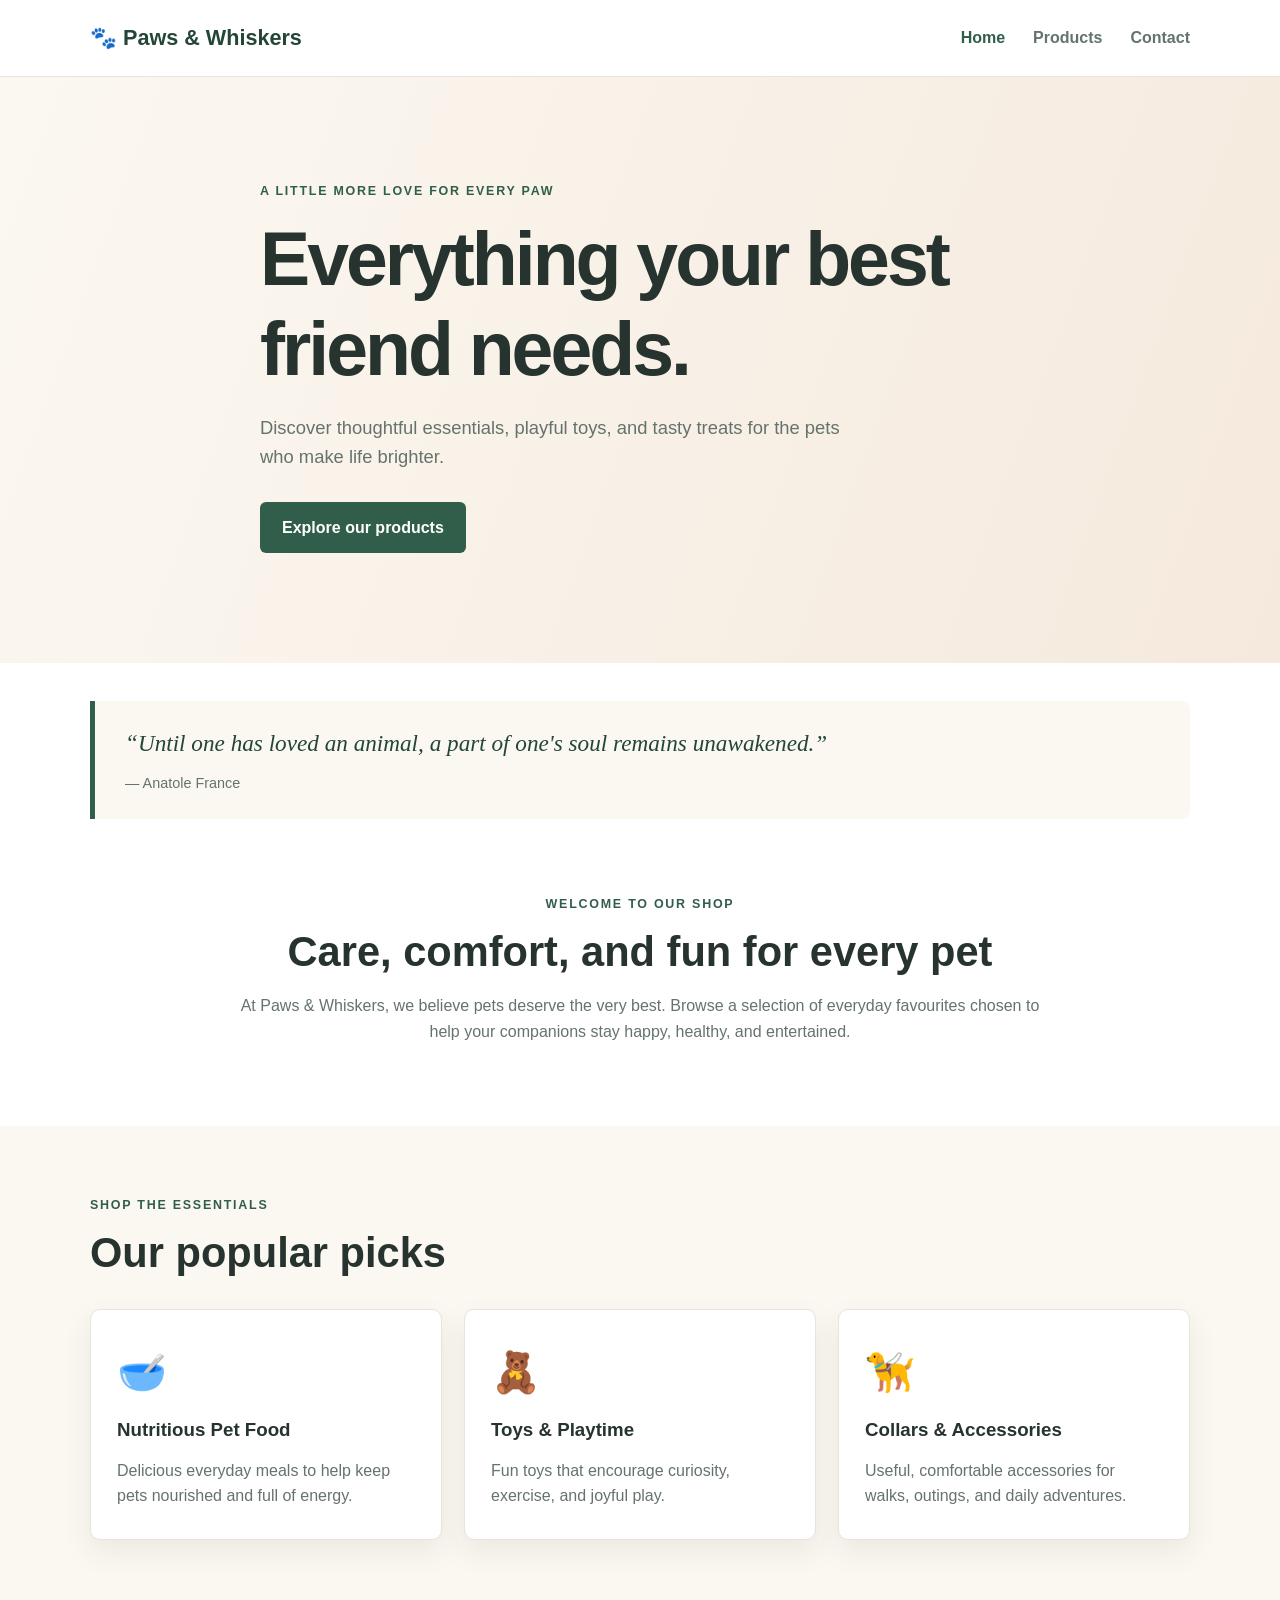
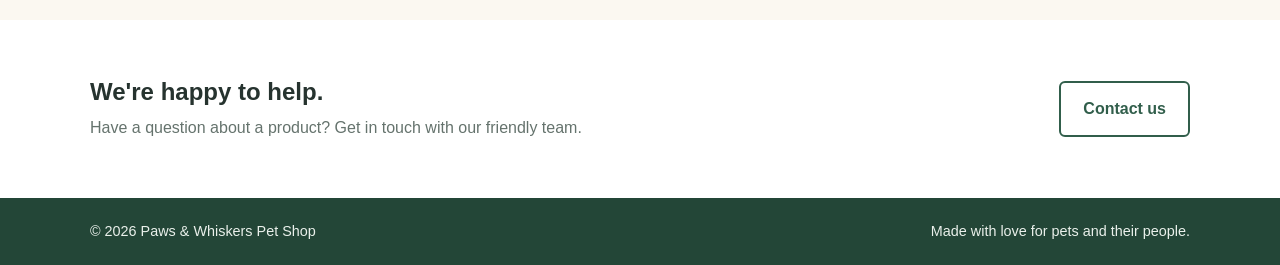
<file: index.html>
<!DOCTYPE html>
<html lang="en">
<head>
    <meta charset="UTF-8">
    <meta name="viewport" content="width=device-width, initial-scale=1.0">
    <meta name="description" content="Explore Paws & Whiskers Pet Shop for quality pet food, toys, accessories, and everyday essentials for your beloved companions.">
    <title>Paws &amp; Whiskers | Home</title>
    <link rel="stylesheet" href="styles.css">
</head>
<body>
    <header class="site-header">
        <div class="container header-content">
            <a class="logo" href="index.html" aria-label="Paws and Whiskers home">🐾 Paws &amp; Whiskers</a>
            <nav aria-label="Main navigation">
                <a class="active" href="index.html">Home</a>
                <a href="#products">Products</a>
                <a href="contact.html">Contact</a>
            </nav>
        </div>
    </header>

    <main>
        <section class="hero">
            <div class="container hero-content">
                <p class="eyebrow">A little more love for every paw</p>
                <h1>Everything your best friend needs.</h1>
                <p>Discover thoughtful essentials, playful toys, and tasty treats for the pets who make life brighter.</p>
                <a class="button" href="#products">Explore our products</a>
            </div>
        </section>

        <section class="quote-section container" aria-label="Featured quote">
            <blockquote>
                “Until one has loved an animal, a part of one's soul remains unawakened.”
                <cite>— Anatole France</cite>
            </blockquote>
        </section>

        <section class="container intro">
            <p class="eyebrow">Welcome to our shop</p>
            <h2>Care, comfort, and fun for every pet</h2>
            <p>At Paws &amp; Whiskers, we believe pets deserve the very best. Browse a selection of everyday favourites chosen to help your companions stay happy, healthy, and entertained.</p>
        </section>

        <section class="products-section" id="products">
            <div class="container">
                <p class="eyebrow">Shop the essentials</p>
                <h2>Our popular picks</h2>
                <div class="product-grid">
                    <article class="product-card">
                        <div class="product-emoji" aria-hidden="true">🥣</div>
                        <h3>Nutritious Pet Food</h3>
                        <p>Delicious everyday meals to help keep pets nourished and full of energy.</p>
                    </article>
                    <article class="product-card">
                        <div class="product-emoji" aria-hidden="true">🧸</div>
                        <h3>Toys &amp; Playtime</h3>
                        <p>Fun toys that encourage curiosity, exercise, and joyful play.</p>
                    </article>
                    <article class="product-card">
                        <div class="product-emoji" aria-hidden="true">🦮</div>
                        <h3>Collars &amp; Accessories</h3>
                        <p>Useful, comfortable accessories for walks, outings, and daily adventures.</p>
                    </article>
                </div>
            </div>
        </section>

        <section class="callout container">
            <div>
                <h2>We're happy to help.</h2>
                <p>Have a question about a product? Get in touch with our friendly team.</p>
            </div>
            <a class="button button-outline" href="contact.html">Contact us</a>
        </section>
    </main>

    <footer class="site-footer">
        <div class="container footer-content">
            <p>© 2026 Paws &amp; Whiskers Pet Shop</p>
            <p>Made with love for pets and their people.</p>
        </div>
    </footer>
</body>
</html>
</file>
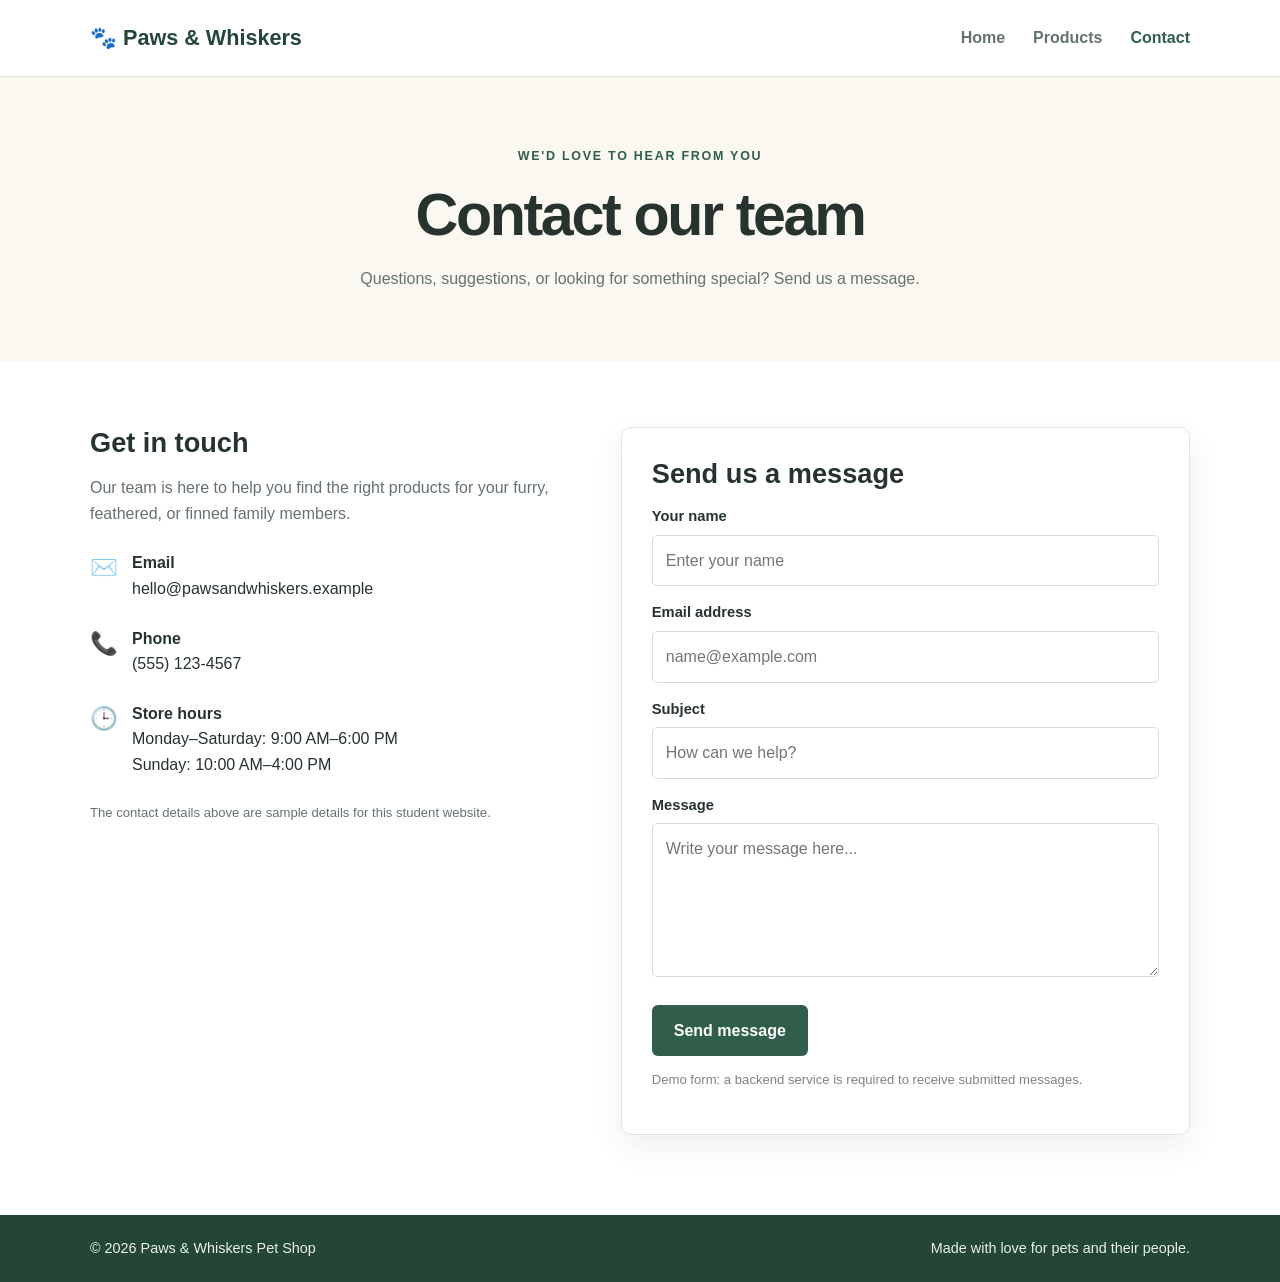
<file: contact.html>
<!DOCTYPE html>
<html lang="en">
<head>
    <meta charset="UTF-8">
    <meta name="viewport" content="width=device-width, initial-scale=1.0">
    <meta name="description" content="Get in touch with Paws & Whiskers Pet Shop for help with pet products, store questions, and customer enquiries.">
    <title>Contact Us | Paws &amp; Whiskers</title>
    <link rel="stylesheet" href="styles.css">
</head>
<body>
    <header class="site-header">
        <div class="container header-content">
            <a class="logo" href="index.html" aria-label="Paws and Whiskers home">🐾 Paws &amp; Whiskers</a>
            <nav aria-label="Main navigation">
                <a href="index.html">Home</a>
                <a href="index.html#products">Products</a>
                <a class="active" href="contact.html">Contact</a>
            </nav>
        </div>
    </header>

    <main>
        <section class="contact-hero">
            <div class="container">
                <p class="eyebrow">We'd love to hear from you</p>
                <h1>Contact our team</h1>
                <p>Questions, suggestions, or looking for something special? Send us a message.</p>
            </div>
        </section>

        <section class="container contact-layout">
            <div class="contact-info">
                <h2>Get in touch</h2>
                <p>Our team is here to help you find the right products for your furry, feathered, or finned family members.</p>
                <div class="info-item"><span aria-hidden="true">✉️</span><div><strong>Email</strong><br>hello@pawsandwhiskers.example</div></div>
                <div class="info-item"><span aria-hidden="true">📞</span><div><strong>Phone</strong><br>(555) 123-4567</div></div>
                <div class="info-item"><span aria-hidden="true">🕒</span><div><strong>Store hours</strong><br>Monday–Saturday: 9:00 AM–6:00 PM<br>Sunday: 10:00 AM–4:00 PM</div></div>
                <p class="small-note">The contact details above are sample details for this student website.</p>
            </div>

            <form class="contact-form" action="#" method="post">
                <h2>Send us a message</h2>
                <label for="name">Your name</label>
                <input type="text" id="name" name="name" placeholder="Enter your name" required>

                <label for="email">Email address</label>
                <input type="email" id="email" name="email" placeholder="name@example.com" required>

                <label for="subject">Subject</label>
                <input type="text" id="subject" name="subject" placeholder="How can we help?" required>

                <label for="message">Message</label>
                <textarea id="message" name="message" rows="5" placeholder="Write your message here..." required></textarea>

                <button class="button" type="submit">Send message</button>
                <p class="small-note">Demo form: a backend service is required to receive submitted messages.</p>
            </form>
        </section>
    </main>

    <footer class="site-footer">
        <div class="container footer-content">
            <p>© 2026 Paws &amp; Whiskers Pet Shop</p>
            <p>Made with love for pets and their people.</p>
        </div>
    </footer>
</body>
</html>
</file>
<file: styles.css>
:root {
    --ink: #26332f;
    --muted: #65736d;
    --green: #315e4b;
    --green-dark: #234637;
    --cream: #fbf8f1;
    --peach: #f4e6d8;
    --white: #ffffff;
    --line: #e8e4dc;
    --shadow: 0 12px 30px rgba(38, 51, 47, 0.08);
}

* { box-sizing: border-box; }
html { scroll-behavior: smooth; }
body {
    margin: 0;
    color: var(--ink);
    background: var(--white);
    font-family: Arial, Helvetica, sans-serif;
    line-height: 1.6;
}
.container { width: min(1100px, 90%); margin: 0 auto; }
.site-header { background: var(--white); border-bottom: 1px solid var(--line); }
.header-content {
    min-height: 76px;
    display: flex;
    align-items: center;
    justify-content: space-between;
    gap: 24px;
}
.logo { color: var(--green-dark); font-size: 1.35rem; font-weight: 800; text-decoration: none; }
nav { display: flex; gap: 28px; }
nav a { color: var(--muted); font-weight: 700; text-decoration: none; }
nav a:hover, nav a.active { color: var(--green); }
.hero {
    background: linear-gradient(110deg, rgba(251,248,241,.98), rgba(244,230,216,.88));
    padding: 105px 0 110px;
}
.hero-content { max-width: 760px; }
.eyebrow {
    color: var(--green);
    font-size: .78rem;
    font-weight: 800;
    letter-spacing: .14em;
    text-transform: uppercase;
    margin: 0 0 12px;
}
h1, h2, h3 { line-height: 1.2; margin-top: 0; }
h1 { max-width: 720px; font-size: clamp(2.5rem, 6vw, 4.7rem); margin-bottom: 18px; letter-spacing: -.04em; }
.hero-content > p:not(.eyebrow) { max-width: 600px; color: var(--muted); font-size: 1.15rem; margin-bottom: 30px; }
.button {
    display: inline-block;
    border: 0;
    border-radius: 6px;
    background: var(--green);
    color: var(--white);
    padding: 13px 22px;
    font: inherit;
    font-weight: 700;
    text-decoration: none;
    cursor: pointer;
}
.button:hover { background: var(--green-dark); }
.quote-section { padding-top: 38px; }
blockquote {
    margin: 0;
    padding: 24px 30px;
    border-left: 5px solid var(--green);
    border-radius: 0 8px 8px 0;
    background: var(--cream);
    color: var(--green-dark);
    font-family: Georgia, "Times New Roman", serif;
    font-size: clamp(1.1rem, 2.5vw, 1.45rem);
    font-style: italic;
}
blockquote cite {
    display: block;
    margin-top: 10px;
    color: var(--muted);
    font-family: Arial, Helvetica, sans-serif;
    font-size: .9rem;
    font-style: normal;
}
.intro { padding: 76px 0 65px; text-align: center; max-width: 800px; }
.intro h2, .products-section h2 { font-size: clamp(1.8rem, 4vw, 2.6rem); margin-bottom: 14px; }
.intro > p:last-child { color: var(--muted); }
.products-section { padding: 70px 0 80px; background: var(--cream); }
.products-section h2 { margin-bottom: 32px; }
.product-grid { display: grid; grid-template-columns: repeat(3, 1fr); gap: 22px; }
.product-card {
    padding: 30px 26px;
    border: 1px solid var(--line);
    border-radius: 10px;
    background: var(--white);
    box-shadow: var(--shadow);
}
.product-emoji { font-size: 2.5rem; margin-bottom: 15px; }
.product-card h3 { margin-bottom: 10px; }
.product-card p { color: var(--muted); margin-bottom: 0; }
.callout { padding: 58px 0; display: flex; align-items: center; justify-content: space-between; gap: 25px; }
.callout h2 { margin-bottom: 8px; }
.callout p { color: var(--muted); margin: 0; }
.button-outline { background: transparent; color: var(--green); border: 2px solid var(--green); white-space: nowrap; }
.button-outline:hover { color: var(--white); }
.site-footer { background: var(--green-dark); color: #eaf0eb; padding: 22px 0; }
.footer-content { display: flex; justify-content: space-between; gap: 20px; font-size: .9rem; }
.footer-content p { margin: 0; }
.contact-hero { background: var(--cream); padding: 70px 0; text-align: center; }
.contact-hero h1 { margin: 0 auto 12px; font-size: clamp(2.4rem, 5vw, 3.7rem); }
.contact-hero p:last-child { color: var(--muted); margin-bottom: 0; }
.contact-layout { display: grid; grid-template-columns: .9fr 1.1fr; gap: 65px; padding-top: 65px; padding-bottom: 80px; }
.contact-info h2, .contact-form h2 { font-size: 1.7rem; margin-bottom: 14px; }
.contact-info > p { color: var(--muted); }
.info-item { display: flex; gap: 14px; align-items: flex-start; margin: 24px 0; }
.info-item > span { font-size: 1.4rem; }
.small-note { color: #7b857f; font-size: .82rem; }
.contact-form { padding: 30px; border: 1px solid var(--line); border-radius: 10px; box-shadow: var(--shadow); }
.contact-form label { display: block; margin: 15px 0 6px; font-weight: 700; font-size: .92rem; }
.contact-form input, .contact-form textarea {
    width: 100%;
    padding: 12px 13px;
    border: 1px solid #d8ddd8;
    border-radius: 5px;
    background: #fff;
    color: var(--ink);
    font: inherit;
}
.contact-form input:focus, .contact-form textarea:focus { outline: 2px solid #9ab7a7; border-color: var(--green); }
.contact-form button { margin-top: 20px; }
@media (max-width: 700px) {
    .header-content { padding: 16px 0; align-items: flex-start; flex-direction: column; }
    nav { gap: 18px; flex-wrap: wrap; }
    .hero { padding: 75px 0; }
    .product-grid, .contact-layout { grid-template-columns: 1fr; }
    .contact-layout { gap: 35px; }
    .callout, .footer-content { align-items: flex-start; flex-direction: column; }
}
</file>
